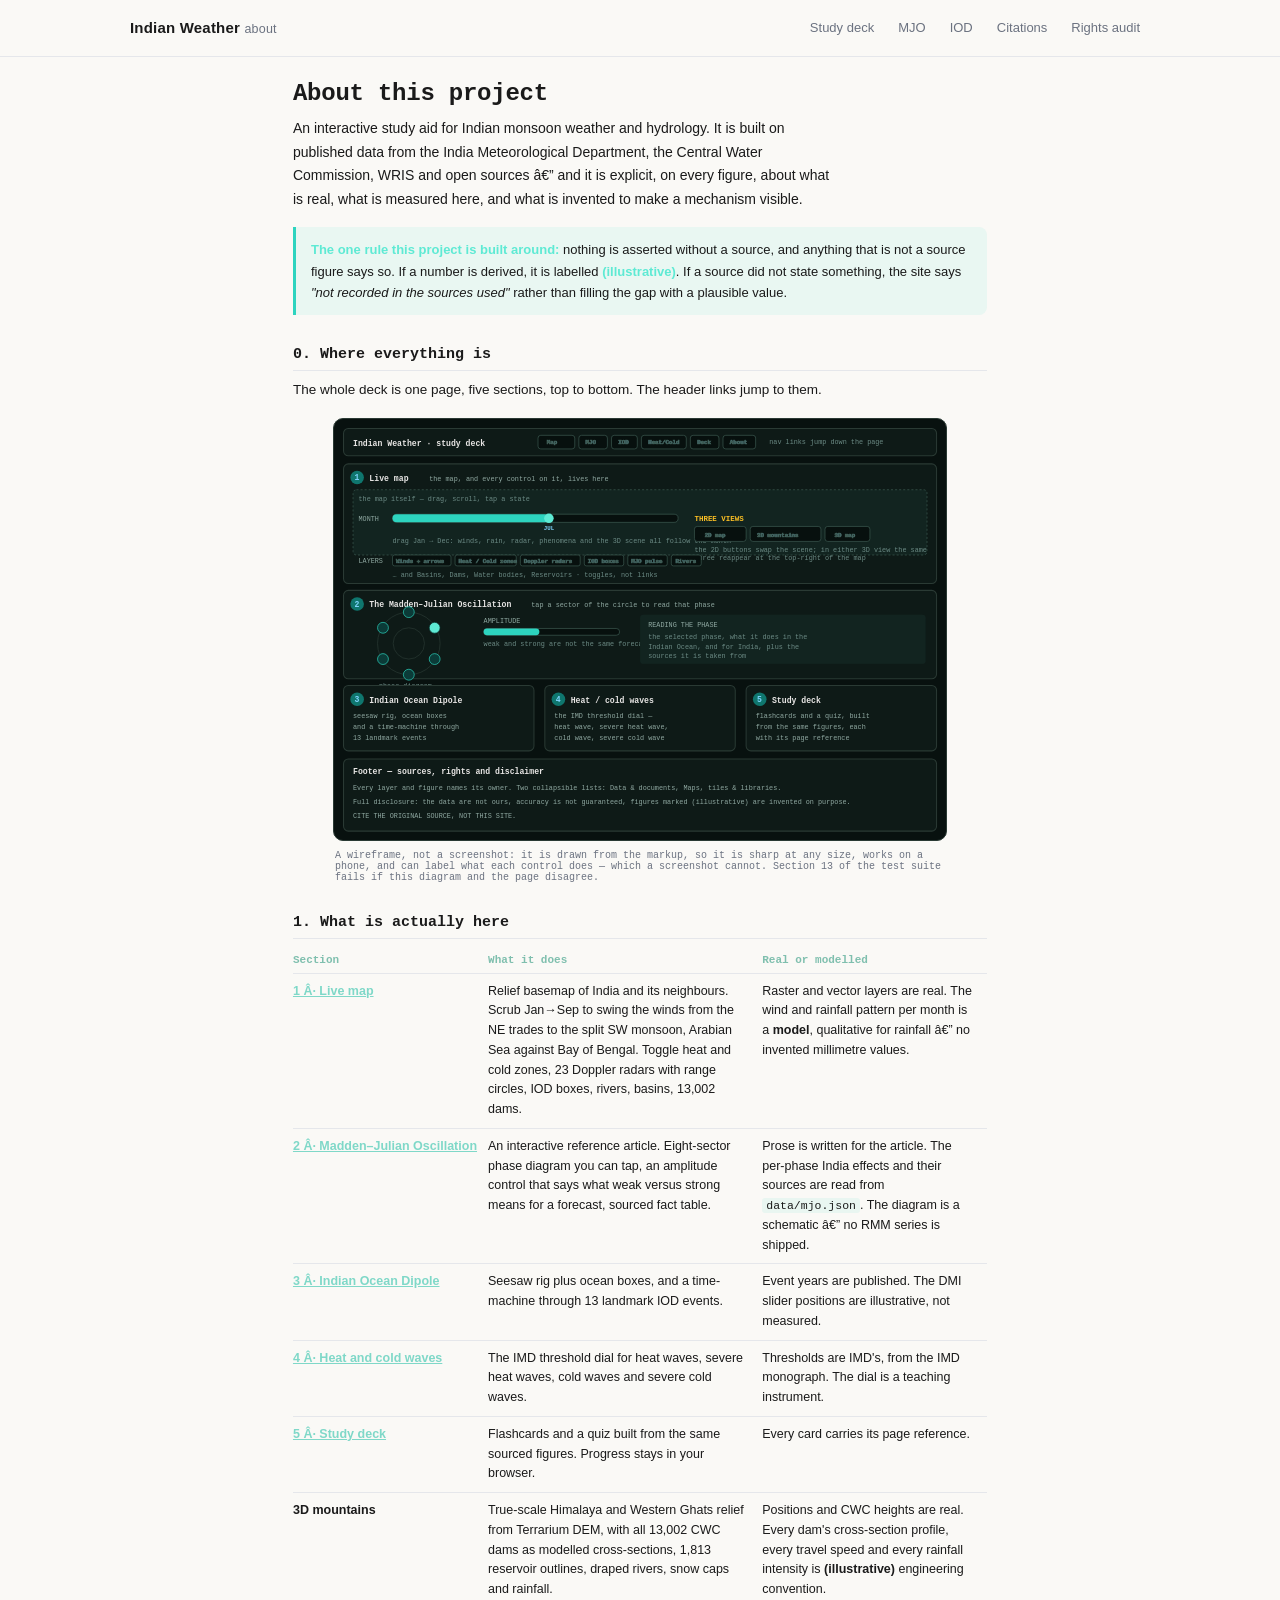
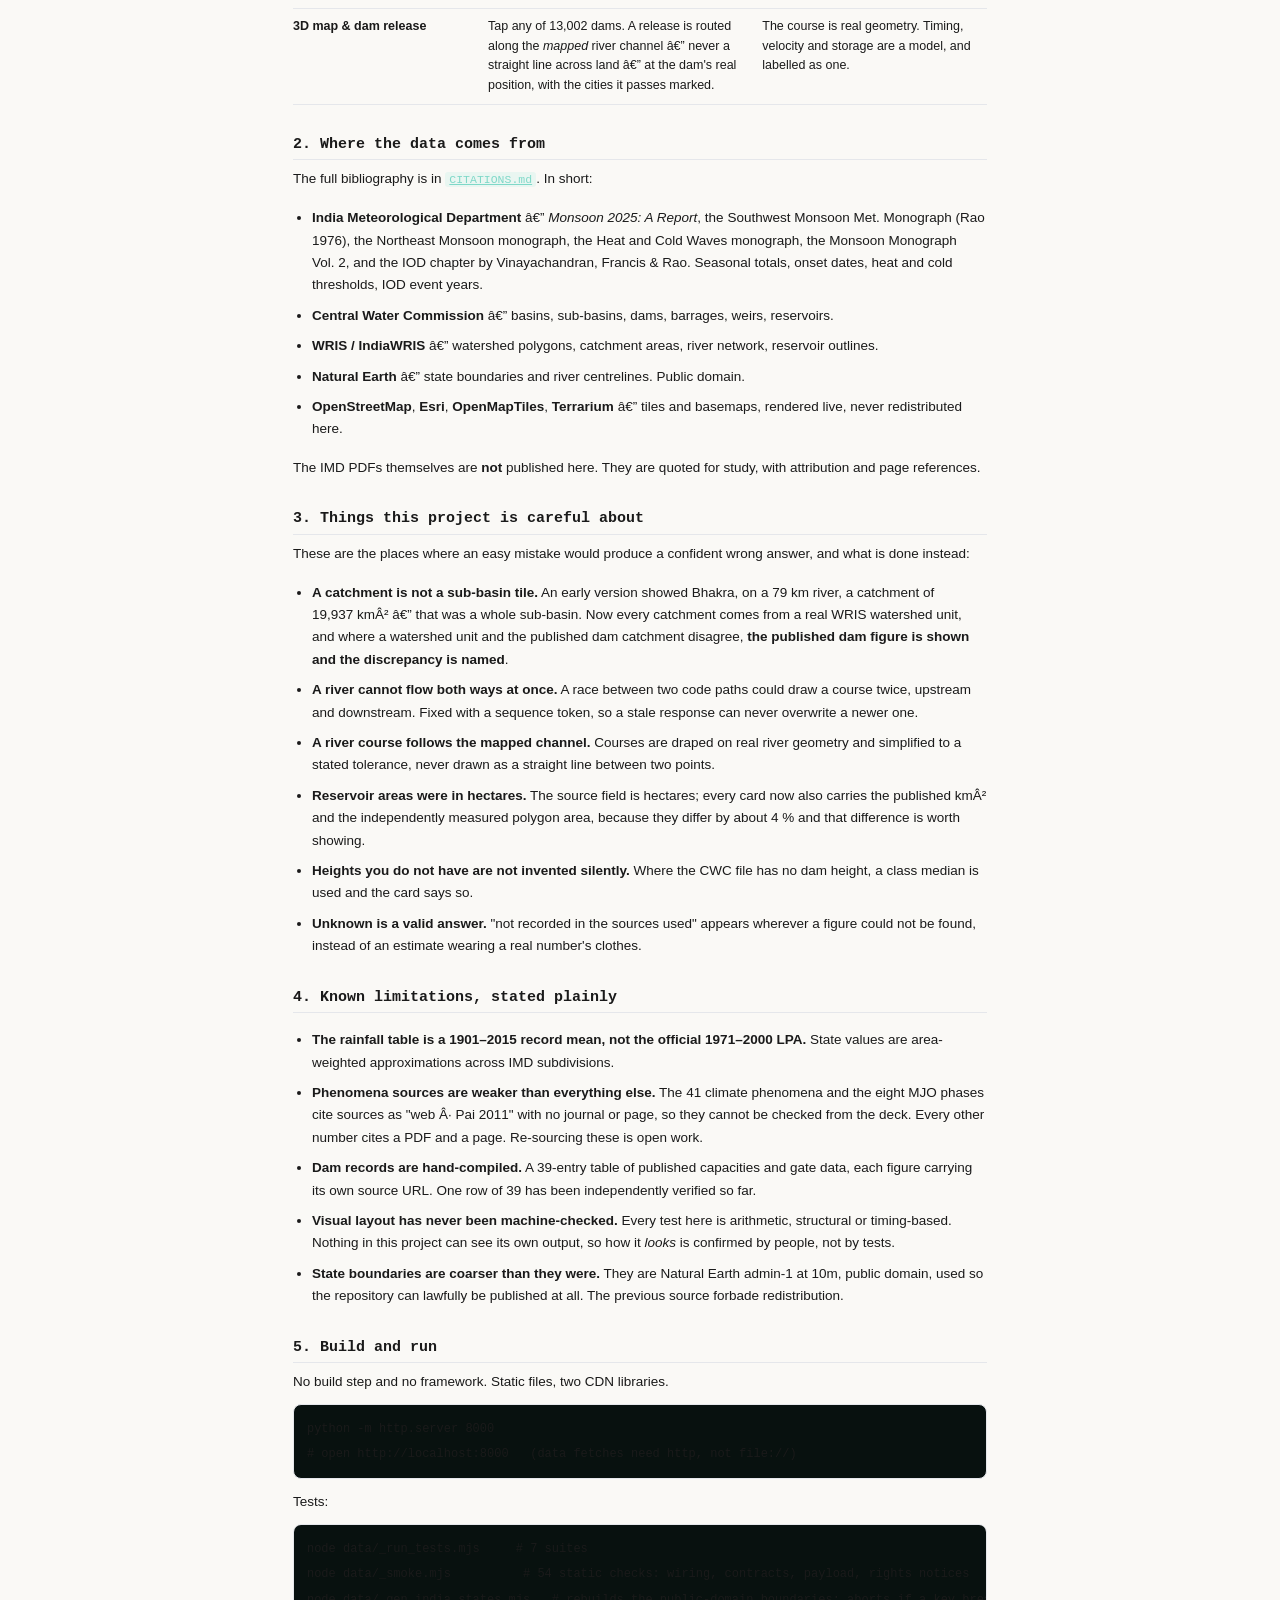
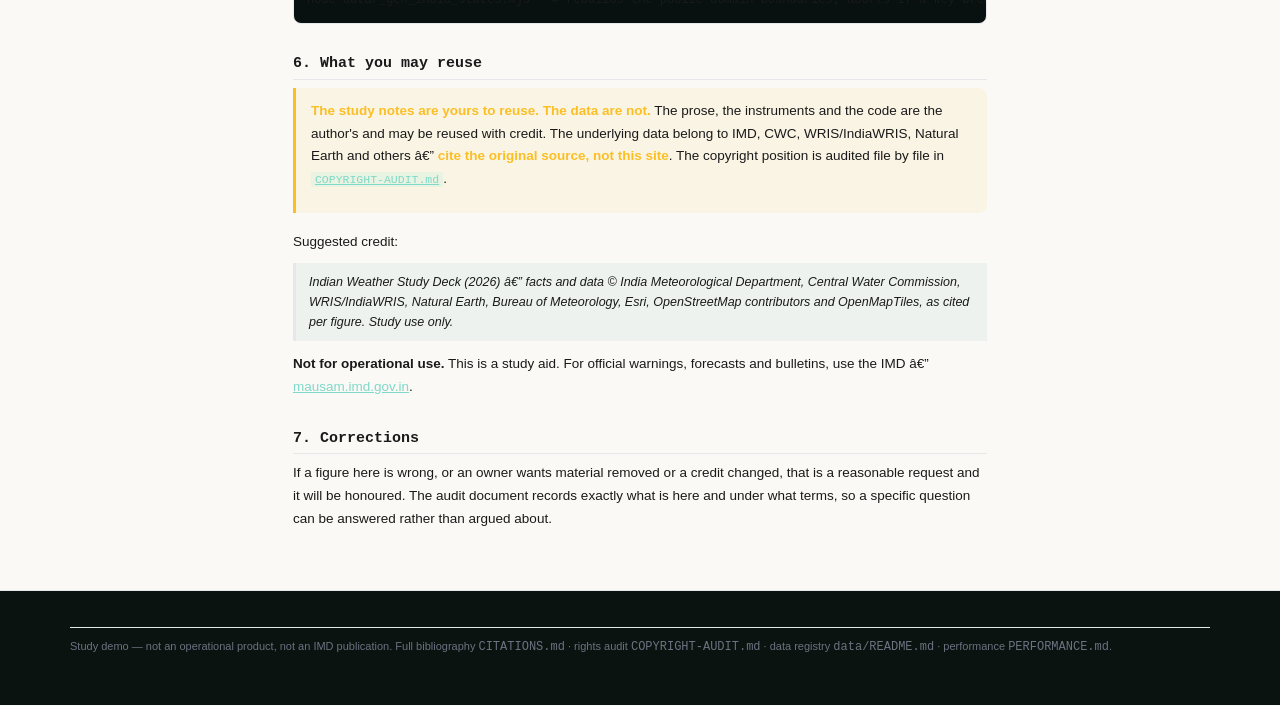
<file: about.html>
<!doctype html>
<html lang="en">
<head>
<meta charset="utf-8">
<meta name="viewport" content="width=device-width,initial-scale=1">
<title>About this project â€” Indian Weather Study Deck</title>
<meta name="description" content="What the Indian Weather Study Deck is, where every number comes from, how it is built, what is real and what is illustrative, and what you may reuse. Read this before trusting anything on the site.">
<meta name="robots" content="index,follow">
<link rel="canonical" href="https://rahulvs26.github.io/Indian-weather/about.html">
<meta property="og:type" content="article">
<meta property="og:title" content="About â€” Indian Weather Study Deck">
<meta property="og:description" content="Every figure cites a source. Real geography, real river courses, real dams. Derived values are labelled. Study use only.">
<meta property="og:url" content="https://rahulvs26.github.io/Indian-weather/about.html">
<meta property="og:site_name" content="Indian Weather Study Deck">
<meta name="twitter:card" content="summary">
<meta name="twitter:title" content="About â€” Indian Weather Study Deck">
<meta name="twitter:description" content="Every figure cites a source. Real geography, real river courses, real dams. Derived values are labelled. Study use only.">
<link rel="stylesheet" href="styles.css?v=7.23h">
</head>
<body class="about">
<header class="top"><div class="wrap">
<div class="brand"><a href="index.html" style="color:inherit;text-decoration:none">Indian Weather</a> <small>about</small></div>
<nav aria-label="Sections"><a href="index.html">Study deck</a><a href="index.html#mjo">MJO</a><a href="index.html#iod">IOD</a><a href="https://github.com/rahulvs26/Indian-weather/blob/main/CITATIONS.md">Citations</a><a href="https://github.com/rahulvs26/Indian-weather/blob/main/COPYRIGHT-AUDIT.md">Rights audit</a></nav>
</div></header>

<main class="wrap doc">
<h1>About this project</h1>
<p class="lead">An interactive study aid for Indian monsoon weather and hydrology. It is built on
published data from the India Meteorological Department, the Central Water Commission, WRIS and
open sources â€” and it is explicit, on every figure, about what is real, what is measured here, and
what is invented to make a mechanism visible.</p>

<div class="callout">
<b>The one rule this project is built around:</b> nothing is asserted without a source, and anything
that is not a source figure says so. If a number is derived, it is labelled
<b>(illustrative)</b>. If a source did not state something, the site says <i>"not recorded in the
sources used"</i> rather than filling the gap with a plausible value.
</div>

<h2>0. Where everything is</h2>
<p>The whole deck is one page, five sections, top to bottom. The header links jump to them.</p>
<figure class="wire">
<svg viewBox="0 0 900 620" role="img" aria-labelledby="wireT wireD"
     style="width:100%;height:auto;display:block;background:#08110f;border:1px solid #2a3a34;border-radius:10px">
<title id="wireT">Wireframe of the Indian Weather Study Deck, showing where every control is</title>
<desc id="wireD">Five numbered sections down the page. A header with navigation at the top. Section 1
holds the live map with a month slider, fourteen layer chips and three view buttons. Section 2 holds
the Madden-Julian Oscillation article with a tap-to-read phase diagram. Sections 3, 4 and 5 hold the
Indian Ocean Dipole rig, the heat and cold wave dial, and the flashcard deck. A footer carries the
sources and the disclaimer.</desc>

<defs>
  <style>
    .wb{fill:#0e1a17;stroke:#2a3a34;stroke-width:1.5}
    .wf{fill:#122420}
    .wl{stroke:#3d5a52;stroke-width:1;stroke-dasharray:3 3}
    .wt{fill:#E7E5E4;font:600 12px ui-monospace,monospace}
    .ws{fill:#8FA8A1;font:400 10px ui-monospace,monospace}
    .wn{fill:#7FD3FC;font:700 12px ui-monospace,monospace}
    .wc{fill:#07100e;stroke:#3d5a52}
    .wa{fill:#7FD3FC;font:600 8.5px ui-monospace,monospace}
    .wh{fill:#FBBF24;font:700 11px ui-monospace,monospace}
    .cap{fill:#6b8a84;font:400 10px ui-monospace,monospace}
  </style>
</defs>

<!-- header -->
<rect class="wb" x="14" y="14" width="872" height="40" rx="7"/>
<text class="wt" x="28" y="39">Indian Weather · study deck</text>
<g class="wc"><rect x="300" y="24" width="54" height="20" rx="4"/><text class="wa" x="313" y="37">Map</text></g>
<g class="wc"><rect x="360" y="24" width="42" height="20" rx="4"/><text class="wa" x="370" y="37">MJO</text></g>
<g class="wc"><rect x="408" y="24" width="38" height="20" rx="4"/><text class="wa" x="418" y="37">IOD</text></g>
<g class="wc"><rect x="452" y="24" width="66" height="20" rx="4"/><text class="wa" x="462" y="37">Heat/Cold</text></g>
<g class="wc"><rect x="524" y="24" width="42" height="20" rx="4"/><text class="wa" x="534" y="37">Deck</text></g>
<g class="wc"><rect x="572" y="24" width="48" height="20" rx="4"/><text class="wa" x="582" y="37">About</text></g>
<text class="cap" x="640" y="37">nav links jump down the page</text>

<!-- section 1 -->
<rect class="wb" x="14" y="66" width="872" height="176" rx="7"/>
<circle cx="34" cy="86" r="10" fill="#0F766E"/><text class="wn" x="30" y="90">1</text>
<text class="wt" x="52" y="91">Live map</text>
<text class="ws" x="140" y="91">the map, and every control on it, lives here</text>

<rect class="wf wl" x="28" y="104" width="844" height="96" rx="5"/>
<text class="cap" x="36" y="120">the map itself — drag, scroll, tap a state</text>

<!-- month slider -->
<text class="ws" x="36" y="150">MONTH</text>
<rect class="wc" x="86" y="140" width="420" height="12" rx="6"/>
<rect x="86" y="140" width="230" height="12" rx="6" fill="#2DD4BF"/>
<circle cx="316" cy="146" r="7" fill="#5EEAD4"/>
<text class="wa" x="316" y="163" text-anchor="middle">JUL</text>
<text class="cap" x="86" y="182">drag Jan → Dec: winds, rain, radar, phenomena and the 3D scene all follow the month</text>

<!-- three view buttons -->
<text class="wh" x="530" y="150">THREE VIEWS</text>
<g class="wc"><rect x="530" y="158" width="76" height="22" rx="4"/><text class="wa" x="545" y="173">2D map</text></g>
<g class="wc"><rect x="612" y="158" width="104" height="22" rx="4"/><text class="wa" x="622" y="173">3D mountains</text></g>
<g class="wc"><rect x="722" y="158" width="66" height="22" rx="4"/><text class="wa" x="736" y="173">3D map</text></g>
<text class="cap" x="530" y="196">the 2D buttons swap the scene; in either 3D view the same</text>
<text class="cap" x="530" y="208">three reappear at the top-right of the map</text>

<!-- layer chips -->
<text class="ws" x="36" y="212">LAYERS</text>
<g class="wc"><rect x="86" y="200" width="86" height="16" rx="3"/><text class="wa" x="91" y="212">Winds + arrows</text></g>
<g class="wc"><rect x="178" y="200" width="90" height="16" rx="3"/><text class="wa" x="183" y="212">Heat / Cold zones</text></g>
<g class="wc"><rect x="274" y="200" width="88" height="16" rx="3"/><text class="wa" x="279" y="212">Doppler radars</text></g>
<g class="wc"><rect x="368" y="200" width="58" height="16" rx="3"/><text class="wa" x="373" y="212">IOD boxes</text></g>
<g class="wc"><rect x="432" y="200" width="58" height="16" rx="3"/><text class="wa" x="437" y="212">MJO pulse</text></g>
<g class="wc"><rect x="496" y="200" width="44" height="16" rx="3"/><text class="wa" x="502" y="212">Rivers</text></g>
<text class="cap" x="86" y="232">… and Basins, Dams, Water bodies, Reservoirs · toggles, not links</text>

<!-- section 2 -->
<rect class="wb" x="14" y="252" width="872" height="130" rx="7"/>
<circle cx="34" cy="272" r="10" fill="#0F766E"/><text class="wn" x="30" y="276">2</text>
<text class="wt" x="52" y="277">The Madden–Julian Oscillation</text>
<text class="ws" x="290" y="277">tap a sector of the circle to read that phase</text>

<circle cx="110" cy="330" r="46" fill="none" stroke="#2a3a34"/>
<circle cx="110" cy="330" r="23" fill="none" stroke="#2a3a34"/>
<circle cx="110" cy="284" r="8" fill="#0b3b38" stroke="#2DD4BF"/>
<circle cx="148" cy="307" r="8" fill="#5EEAD4" stroke="#062b28"/>
<circle cx="148" cy="353" r="8" fill="#0b3b38" stroke="#2DD4BF"/>
<circle cx="110" cy="376" r="8" fill="#0b3b38" stroke="#2DD4BF"/>
<circle cx="72" cy="353" r="8" fill="#0b3b38" stroke="#2DD4BF"/>
<circle cx="72" cy="307" r="8" fill="#0b3b38" stroke="#2DD4BF"/>
<text class="cap" x="66" y="396">phase diagram</text>

<text class="ws" x="220" y="300">AMPLITUDE</text>
<rect class="wc" x="220" y="308" width="200" height="10" rx="5"/>
<rect x="220" y="308" width="82" height="10" rx="5" fill="#2DD4BF"/>
<text class="cap" x="220" y="334">weak and strong are not the same forecast</text>

<rect class="wf" x="450" y="288" width="420" height="72" rx="5"/>
<text class="ws" x="462" y="306">READING THE PHASE</text>
<text class="cap" x="462" y="324">the selected phase, what it does in the</text>
<text class="cap" x="462" y="338">Indian Ocean, and for India, plus the</text>
<text class="cap" x="462" y="352">sources it is taken from</text>

<!-- sections 3-5 -->
<rect class="wb" x="14" y="392" width="280" height="96" rx="7"/>
<circle cx="34" cy="412" r="10" fill="#0F766E"/><text class="wn" x="30" y="416">3</text>
<text class="wt" x="52" y="417">Indian Ocean Dipole</text>
<text class="ws" x="28" y="440">seesaw rig, ocean boxes</text>
<text class="ws" x="28" y="456">and a time-machine through</text>
<text class="ws" x="28" y="472">13 landmark events</text>

<rect class="wb" x="310" y="392" width="280" height="96" rx="7"/>
<circle cx="330" cy="412" r="10" fill="#0F766E"/><text class="wn" x="326" y="416">4</text>
<text class="wt" x="348" y="417">Heat / cold waves</text>
<text class="ws" x="324" y="440">the IMD threshold dial —</text>
<text class="ws" x="324" y="456">heat wave, severe heat wave,</text>
<text class="ws" x="324" y="472">cold wave, severe cold wave</text>

<rect class="wb" x="606" y="392" width="280" height="96" rx="7"/>
<circle cx="626" cy="412" r="10" fill="#0F766E"/><text class="wn" x="622" y="416">5</text>
<text class="wt" x="644" y="417">Study deck</text>
<text class="ws" x="620" y="440">flashcards and a quiz, built</text>
<text class="ws" x="620" y="456">from the same figures, each</text>
<text class="ws" x="620" y="472">with its page reference</text>

<!-- footer -->
<rect class="wb" x="14" y="500" width="872" height="106" rx="7"/>
<text class="wt" x="28" y="522">Footer — sources, rights and disclaimer</text>
<text class="ws" x="28" y="546">Every layer and figure names its owner. Two collapsible lists: Data &amp; documents, Maps, tiles &amp; libraries.</text>
<text class="ws" x="28" y="566">Full disclosure: the data are not ours, accuracy is not guaranteed, figures marked (illustrative) are invented on purpose.</text>
<text class="ws" x="28" y="586">CITE THE ORIGINAL SOURCE, NOT THIS SITE.</text>
</svg>
<figcaption class="cap" style="margin-top:9px">A wireframe, not a screenshot: it is drawn from the
markup, so it is sharp at any size, works on a phone, and can label what each control does — which a
screenshot cannot. Section 13 of the test suite fails if this diagram and the page disagree.</figcaption>
</figure>
<h2>1. What is actually here</h2>
<table class="tbl">
<thead><tr><th>Section</th><th>What it does</th><th>Real or modelled</th></tr></thead>
<tbody>
<tr><td><a href="index.html#map">1 Â· Live map</a></td>
    <td>Relief basemap of India and its neighbours. Scrub Jan&rarr;Sep to swing the winds from the
        NE trades to the split SW monsoon, Arabian Sea against Bay of Bengal. Toggle heat and cold
        zones, 23 Doppler radars with range circles, IOD boxes, rivers, basins, 13,002 dams.</td>
    <td>Raster and vector layers are real. The wind and rainfall pattern per month is a
        <b>model</b>, qualitative for rainfall â€” no invented millimetre values.</td></tr>
<tr><td><a href="index.html#mjo">2 Â· Madden&ndash;Julian Oscillation</a></td>
    <td>An interactive reference article. Eight-sector phase diagram you can tap, an amplitude
        control that says what weak versus strong means for a forecast, sourced fact table.</td>
    <td>Prose is written for the article. The per-phase India effects and their sources are read
        from <code>data/mjo.json</code>. The diagram is a schematic â€” no RMM series is shipped.</td></tr>
<tr><td><a href="index.html#iod">3 Â· Indian Ocean Dipole</a></td>
    <td>Seesaw rig plus ocean boxes, and a time-machine through 13 landmark IOD events.</td>
    <td>Event years are published. The DMI slider positions are illustrative, not measured.</td></tr>
<tr><td><a href="index.html#heat">4 Â· Heat and cold waves</a></td>
    <td>The IMD threshold dial for heat waves, severe heat waves, cold waves and severe cold waves.</td>
    <td>Thresholds are IMD's, from the IMD monograph. The dial is a teaching instrument.</td></tr>
<tr><td><a href="index.html#deck">5 Â· Study deck</a></td>
    <td>Flashcards and a quiz built from the same sourced figures. Progress stays in your browser.</td>
    <td>Every card carries its page reference.</td></tr>
<tr><td>3D mountains</td>
    <td>True-scale Himalaya and Western Ghats relief from Terrarium DEM, with all 13,002 CWC dams as
        modelled cross-sections, 1,813 reservoir outlines, draped rivers, snow caps and rainfall.</td>
    <td>Positions and CWC heights are real. Every dam's cross-section profile, every travel speed and
        every rainfall intensity is <b>(illustrative)</b> engineering convention.</td></tr>
<tr><td>3D map &amp; dam release</td>
    <td>Tap any of 13,002 dams. A release is routed along the <i>mapped</i> river channel â€” never a
        straight line across land â€” at the dam's real position, with the cities it passes marked.</td>
    <td>The course is real geometry. Timing, velocity and storage are a model, and labelled as one.</td></tr>
</tbody>
</table>

<h2>2. Where the data comes from</h2>
<p>The full bibliography is in <a href="https://github.com/rahulvs26/Indian-weather/blob/main/CITATIONS.md"><code>CITATIONS.md</code></a>. In short:</p>
<ul>
  <li><b>India Meteorological Department</b> â€” <i>Monsoon 2025: A Report</i>, the Southwest Monsoon
      Met. Monograph (Rao 1976), the Northeast Monsoon monograph, the Heat and Cold Waves
      monograph, the Monsoon Monograph Vol.&nbsp;2, and the IOD chapter by Vinayachandran, Francis
      &amp; Rao. Seasonal totals, onset dates, heat and cold thresholds, IOD event years.</li>
  <li><b>Central Water Commission</b> â€” basins, sub-basins, dams, barrages, weirs, reservoirs.</li>
  <li><b>WRIS / IndiaWRIS</b> â€” watershed polygons, catchment areas, river network, reservoir
      outlines.</li>
  <li><b>Natural Earth</b> â€” state boundaries and river centrelines. Public domain.</li>
  <li><b>OpenStreetMap</b>, <b>Esri</b>, <b>OpenMapTiles</b>, <b>Terrarium</b> â€” tiles and basemaps,
      rendered live, never redistributed here.</li>
</ul>
<p>The IMD PDFs themselves are <b>not</b> published here. They are quoted for study, with attribution
and page references.</p>

<h2>3. Things this project is careful about</h2>
<p>These are the places where an easy mistake would produce a confident wrong answer, and what is done
instead:</p>
<ul>
  <li><b>A catchment is not a sub-basin tile.</b> An early version showed Bhakra, on a 79&nbsp;km
      river, a catchment of 19,937&nbsp;kmÂ² â€” that was a whole sub-basin. Now every catchment comes
      from a real WRIS watershed unit, and where a watershed unit and the published dam catchment
      disagree, <b>the published dam figure is shown and the discrepancy is named</b>.</li>
  <li><b>A river cannot flow both ways at once.</b> A race between two code paths could draw a
      course twice, upstream and downstream. Fixed with a sequence token, so a stale response can
      never overwrite a newer one.</li>
  <li><b>A river course follows the mapped channel.</b> Courses are draped on real river geometry and
      simplified to a stated tolerance, never drawn as a straight line between two points.</li>
  <li><b>Reservoir areas were in hectares.</b> The source field is hectares; every card now also
      carries the published kmÂ² and the independently measured polygon area, because they differ by
      about 4&nbsp;% and that difference is worth showing.</li>
  <li><b>Heights you do not have are not invented silently.</b> Where the CWC file has no dam height,
      a class median is used and the card says so.</li>
  <li><b>Unknown is a valid answer.</b> "not recorded in the sources used" appears wherever a figure
      could not be found, instead of an estimate wearing a real number's clothes.</li>
</ul>

<h2>4. Known limitations, stated plainly</h2>
<ul>
  <li><b>The rainfall table is a 1901&ndash;2015 record mean, not the official 1971&ndash;2000 LPA.</b>
      State values are area-weighted approximations across IMD subdivisions.</li>
  <li><b>Phenomena sources are weaker than everything else.</b> The 41 climate phenomena and the eight
      MJO phases cite sources as "web Â· Pai 2011" with no journal or page, so they cannot be checked
      from the deck. Every other number cites a PDF and a page. Re-sourcing these is open work.</li>
  <li><b>Dam records are hand-compiled.</b> A 39-entry table of published capacities and gate data,
      each figure carrying its own source URL. One row of 39 has been independently verified so far.</li>
  <li><b>Visual layout has never been machine-checked.</b> Every test here is arithmetic, structural
      or timing-based. Nothing in this project can see its own output, so how it <i>looks</i> is
      confirmed by people, not by tests.</li>
  <li><b>State boundaries are coarser than they were.</b> They are Natural Earth admin-1 at 10m,
      public domain, used so the repository can lawfully be published at all. The previous source
      forbade redistribution.</li>
</ul>

<h2>5. Build and run</h2>
<p>No build step and no framework. Static files, two CDN libraries.</p>
<pre><code>python -m http.server 8000
# open http://localhost:8000   (data fetches need http, not file://)</code></pre>
<p>Tests:</p>
<pre><code>node data/_run_tests.mjs     # 7 suites
node data/_smoke.mjs          # 54 static checks: wiring, contracts, payload, rights notices
node data/_gen_india_states.mjs   # rebuilds the public-domain boundaries; aborts if a key breaks</code></pre>

<h2>6. What you may reuse</h2>
<div class="callout warn">
<p><b>The study notes are yours to reuse. The data are not.</b> The prose, the instruments and the
code are the author's and may be reused with credit. The underlying data belong to IMD, CWC,
WRIS/IndiaWRIS, Natural Earth and others â€” <b>cite the original source, not this site</b>. The
copyright position is audited file by file in <a href="https://github.com/rahulvs26/Indian-weather/blob/main/COPYRIGHT-AUDIT.md"><code>COPYRIGHT-AUDIT.md</code></a>.</p>
</div>
<p>Suggested credit:</p>
<blockquote>Indian Weather Study Deck (2026) â€” facts and data &copy; India Meteorological
Department, Central Water Commission, WRIS/IndiaWRIS, Natural Earth, Bureau of Meteorology, Esri,
OpenStreetMap contributors and OpenMapTiles, as cited per figure. Study use only.</blockquote>
<p><b>Not for operational use.</b> This is a study aid. For official warnings, forecasts and
bulletins, use the IMD â€” <a href="https://mausam.imd.gov.in" rel="noopener">mausam.imd.gov.in</a>.</p>

<h2>7. Corrections</h2>
<p>If a figure here is wrong, or an owner wants material removed or a credit changed, that is a
reasonable request and it will be honoured. The audit document records exactly what is here and under
what terms, so a specific question can be answered rather than argued about.</p>

</main>

<footer><div class="wrap">
<p class="discFine">Study demo &mdash; not an operational product, not an IMD publication.
Full bibliography <code>CITATIONS.md</code> &middot; rights audit <code>COPYRIGHT-AUDIT.md</code>
&middot; data registry <code>data/README.md</code> &middot; performance <code>PERFORMANCE.md</code>.</p>
</div></footer>
</body>
</html>
</file>
<file: styles.css>
:root{--paper:#FAF9F6;--ink:#1A1A1A;--muted:#6B7280;--line:#E5E7EB;--accent:#0F766E;--accent-ink:#0B4F4A;--card:#FFFFFF;--radius:8px;--mono:ui-monospace,SFMono-Regular,Menlo,Consolas,monospace}
*{box-sizing:border-box}html{scroll-behavior:smooth}
body{margin:0;background:var(--paper);color:var(--ink);font:16px/1.6 -apple-system,BlinkMacSystemFont,"Segoe UI",Inter,Roboto,Helvetica,Arial,sans-serif;-webkit-font-smoothing:antialiased}
a{color:var(--accent-ink)}
.wrap{max-width:1060px;margin:0 auto;padding:0 20px}
header.top{position:sticky;top:0;z-index:10;background:var(--paper);border-bottom:1px solid var(--line)}
header.top .wrap{display:flex;align-items:center;gap:16px;height:56px}
.brand{font-weight:700;letter-spacing:.2px;font-size:15px}
.brand small{color:var(--muted);font-weight:400}
nav{margin-left:auto;display:flex;gap:4px;flex-wrap:wrap}
nav a{font-size:13px;color:var(--muted);text-decoration:none;padding:6px 10px;border-radius:6px}
nav a:hover,nav a:focus-visible{color:var(--ink);background:#EFEDE8;outline:none}
.hero{padding:48px 0 8px}
.hero h1{font-size:clamp(28px,4.5vw,44px);line-height:1.12;margin:0 0 10px;letter-spacing:-.5px}
.hero p.lead{color:var(--muted);max-width:62ch;margin:0 0 16px;font-size:17px}
.badges{display:flex;gap:8px;flex-wrap:wrap;margin:0 0 8px}
.badge{font-size:12px;border:1px solid var(--line);background:var(--card);border-radius:99px;padding:4px 10px;color:var(--muted)}
.badge b{color:var(--ink);font-weight:600}
section.block{padding:32px 0;border-top:1px solid var(--line);margin-top:32px}
section.block h2{font-size:22px;margin:0 0 4px}
section.block .sub{color:var(--muted);font-size:14px;margin:0 0 16px;max-width:70ch}
.card{background:var(--card);border:1px solid var(--line);border-radius:var(--radius);overflow:hidden}
.card-head{display:flex;justify-content:space-between;align-items:center;padding:10px 14px;border-bottom:1px solid var(--line);font-size:12px;color:var(--muted)}
.card-head strong{color:var(--ink);font-weight:600}
.card-foot{display:flex;justify-content:space-between;gap:12px;padding:10px 14px;border-top:1px solid var(--line);font-size:12px;color:var(--muted);flex-wrap:wrap}
.readout{font-family:var(--mono);color:var(--ink)}
.stage{position:relative;background:#F4F2ED}
#plotterSvg,#seesawSvg,#dialSvg,#wheelSvg,#mjoSvg,#graphSvg{display:block;width:100%;height:auto}
/* Leaflet owns its own SVGs — our figure rule must never touch them (it collapsed the vector renderer) */
#osmMap svg{width:auto!important;height:auto!important;max-width:none!important}
#osmMap .leaflet-div-icon{background:none;border:none}
#mjoShuttle{transition:transform .85s cubic-bezier(.4,0,.2,1)}
#mjoShuttle .halo{animation:halo 2.4s ease-in-out infinite}
@keyframes halo{0%,100%{opacity:.2}50%{opacity:.9}}
#mjoShuttle .wake{animation:wake 1.1s linear infinite}
@keyframes wake{to{stroke-dashoffset:-14}}
#terrainWrap{position:absolute;inset:0;display:none;background:#0e1513}
.stage.terrain-on #terrainWrap{display:block}
.stage.terrain-on{height:420px}
.stage.terrain-on #osmMap,.stage.terrain-on #windCanvas{display:none}
#terrain3d{width:100%;height:420px;display:block;touch-action:none;cursor:grab}
/* v7.5 third view: true-scale 3D map — MapLibre GL JS + OpenFreeMap vector tiles + Mapterhorn DEM (keyless; library loads on first use) */
#map3d{position:absolute;inset:0;height:420px;display:none;background:#0e1513;z-index:3}
.stage.map3d-on{height:420px}
.stage.map3d-on #map3d{display:block}
.stage.map3d-on #osmMap,.stage.map3d-on #windCanvas,.stage.map3d-on #terrainWrap{display:none}
#map3dCap{display:none;position:absolute;left:50%;transform:translateX(-50%);bottom:8px;color:#fff;font-size:12px;text-shadow:0 1px 3px #000;max-width:92%;white-space:nowrap;overflow:hidden;text-overflow:ellipsis;pointer-events:none;z-index:9}
.stage.map3d-on #map3dCap{display:block}
/* v7.14 full screen: the whole stage (map + dam card + caption) goes full screen, so the release
   controls stay reachable without scrolling back */
.m3tools{position:absolute;right:8px;top:8px;z-index:9;display:none;gap:6px;align-items:center}
/* v7.21: the only way back out of the 3D map used to be a button in the 2D map's own control bar,
   which is hidden while the 3D map is showing — so there was no way back. The switch now lives in
   the stage it controls. */
.m3view{display:flex;gap:4px;background:rgba(10,15,13,.82);border:1px solid #2a3a34;border-radius:6px;padding:2px}
.m3viewb{border-color:transparent;background:transparent;padding:3px 7px;font-size:10.5px;color:#B9C9C3}
.m3viewb:hover{background:rgba(15,118,110,.5);color:#fff}
.m3viewb.on{background:rgba(15,118,110,.5);border-color:#2DD4BF;color:#fff}
/* v7.27: the view switch was shown ONLY in the 3D map, so in the 3D mountains there was exactly one
   control - the button in the 2D map's own bar, which reads "2D map" and takes you back. That left
   the 3D map unreachable from the mountains: the same one-way-door problem v7.21 fixed for the map,
   then reintroduced one view over. app.js already sets the correct .on state for each button in
   both views; only the visibility rule was missing.

   They do not collide: .t3hud is left:8px with max-width:72%, and this strip sits at right:8px. */
.stage.map3d-on .m3tools,.stage.terrain-on .m3tools{display:flex}
/* v7.27: the switch now appears in the mountains view, stacked VERTICALLY at the top-right.

   Measured, after trying three arrangements:
     1. top-right, horizontal - 428 px wide against 256 px of clear space beside the .t3hud strip,
        so it overlapped it by about 180 px, with zoom and relief sitting under an invisible layer.
     2. narrowing .t3hud to stop short - the HUD has flex-wrap, so it wrapped and pushed spin,
        relief and help below the fold. elementFromPoint at their centres returned null. Trading an
        overlap for three unreachable controls is worse than either problem.
     3. bottom-right - the stage's bottom edge is at y=1055 in a 700 px viewport, so the whole
        strip landed below the fold. Bottom-left is the long caption (#terrainCap).

   A vertical column of five buttons is about 150 px wide and 130 px tall, which fits the 256 px of
   clear space and the HUD's 78 px height. Same top edge, no collision, nothing squeezed.

   Worth knowing while reading this: the six HUD buttons are ~712 px on their own, so they wrap to a
   second line inside the 679 px HUD, and "? How to move" therefore sits partly below the fold at
   this viewport height. That predates this change. */
.stage.terrain-on .m3tools{flex-direction:column;align-items:stretch}
.stage.terrain-on .m3tools .m3view{flex-direction:column}
/* v7.27: the six HUD buttons need about 712px on one line, but the HUD was capped at 72% (679px),
   so How-to-move wrapped to a second row. The help box is positioned at a fixed top:52px, which
   assumed a single row - so once the button wrapped, the OPEN help box landed on top of its own
   toggle. Not cosmetic: the box says Tap ? to close, and the ? it meant was covered.
   76% of the 943px stage is 717px, just over what the buttons need, and still leaves about 20px
   of clear space before the switch strip at the right. */
.stage.terrain-on .t3hud{max-width:76%}
@media (max-width:700px){
  .stage.terrain-on .m3tools .m3view{flex-direction:row}
  .stage.terrain-on .m3tools{flex-direction:row;flex-wrap:wrap}
}
.m3b{font:600 11px ui-monospace,monospace;color:#E7E5E4;background:rgba(10,15,13,.82);border:1px solid #2a3a34;border-radius:6px;padding:4px 9px;cursor:pointer}
.m3b:hover{background:rgba(15,118,110,.55);border-color:#2DD4BF}
.m3b:focus-visible{outline:2px solid #5EEAD4;outline-offset:2px}
/* v7.22x section 2: the MJO reference article, replacing the monsoon plotter. Two columns on a wide
   screen, one on a phone, with the phase diagram at the width it is actually legible at. */
.mjoArticle{margin:10px 0 4px}
.mjoLead{max-width:78ch;font-size:13.5px;line-height:1.62;color:var(--ink2)}
.mjoLead p{margin:0 0 9px}
.mjoLead b{color:var(--ink)}
.mjoCols{display:grid;grid-template-columns:minmax(0,360px) minmax(0,1fr);gap:16px;margin-top:14px;align-items:start}
@media (max-width:860px){.mjoCols{grid-template-columns:1fr}}
.mjoDiagram{min-width:0}
.mjoDiagram svg{width:100%;height:auto;display:block;background:#08110f;border:1px solid var(--line);border-radius:10px}
.mjoSec{cursor:pointer}
.mjoSec:hover circle{stroke:#5EEAD4}
.mjoSec:focus-visible{outline:2px solid #5EEAD4;outline-offset:2px}
.mjoAmp{margin-top:9px}
.mjoAmp label{display:flex;align-items:center;gap:8px;font:600 11px ui-monospace,monospace;color:var(--ink)}
.mjoAmp input{flex:1;min-width:0;accent-color:#2DD4BF}
.mjoAmpNote{margin-top:6px;padding:7px 9px;border-radius:7px;background:rgba(15,118,110,.10);
  font:500 11px/1.55 ui-monospace,monospace;color:var(--ink2)}
.mjoAmpNote b{color:#5EEAD4}
.mjoRead{min-width:0}
.mjoRead h3{margin:2px 0 6px;font:700 15px/1.3 ui-monospace,monospace;color:var(--ink)}
.mjoRead p{margin:0 0 9px;font-size:13px;line-height:1.6;color:var(--ink2)}
.mjoIndia{padding:8px 10px;border-left:3px solid #2DD4BF;background:rgba(45,212,191,.07);
  border-radius:0 7px 7px 0;color:var(--ink)}
.mjoIndia b{color:#5EEAD4}
.mjoFacts{width:100%;border-collapse:collapse;margin-top:10px;font-size:11.5px}
.mjoFacts th{text-align:left;vertical-align:top;padding:5px 10px 5px 0;white-space:nowrap;
  font:600 11px ui-monospace,monospace;color:#7fbfae}
.mjoFacts td{padding:5px 0;border-top:1px solid var(--line);color:var(--ink2);line-height:1.5}
.mjoSrc{margin-top:10px;font-size:11px;color:var(--ink3)}
/* the numbering note. It is styled as a caution because it is: two numberings are in circulation
   and a reader who compares this deck against a textbook will otherwise think one is wrong. */
.mjoConv{margin-top:10px;padding:8px 10px;border-left:3px solid #fbbf24;border-radius:0 7px 7px 0;
  background:rgba(251,191,36,.09);font-size:11px;line-height:1.55;color:var(--ink2)}
#mjoWhy{margin-top:8px;font-size:12.5px;line-height:1.6;color:var(--ink2)}
.mjoSrc ul{margin:6px 0 0;padding-left:18px}
.mjoSrc li{margin:3px 0;line-height:1.45}
/* v7.22x: the phenomena reader - the full sourced explanation, which used to be a hover title only */
.phenReader{margin-top:9px;padding:9px 11px;border:1px solid var(--line);border-radius:8px;background:rgba(15,118,110,.06)}
.phenReader h4{margin:0 0 4px;font:700 13px/1.35 ui-monospace,monospace;color:var(--ink)}
.phenReader p{margin:0 0 7px;font-size:12px;line-height:1.58;color:var(--ink2)}
.phenReader p:last-child{margin-bottom:0}
/* v7.23 the footer. The old one was four run-on paragraphs at 11px: accurate, unreadable. A
   disclosure nobody reads does not discharge the duty, so the four things a reader must be told
   are stated plainly, the bibliography collapses, and licence obligations that are legally
   stronger than a credit line are marked in place rather than buried. */
footer{margin-top:26px;padding:18px 0 34px;border-top:1px solid var(--line);background:#0a1310}
footer .wrap{max-width:1180px}
.disc{max-width:92ch}
.discH{margin:0 0 8px;font:700 13px/1.3 ui-monospace,monospace;letter-spacing:.06em;
  text-transform:uppercase;color:var(--ink)}
.disc p{margin:0 0 9px;font-size:12.5px;line-height:1.62;color:var(--ink2)}
.discList{margin:0 0 10px;padding-left:17px}
.discList li{margin:0 0 7px;font-size:12.5px;line-height:1.62;color:var(--ink2)}
.discList b{color:var(--ink)}
.discErr{margin:0;padding:8px 10px;border-left:3px solid #fbbf24;background:rgba(251,191,36,.08);
  border-radius:0 7px 7px 0}
.discErr b{color:#fbbf24}
.srcBox{margin:0 0 9px;border:1px solid var(--line);border-radius:8px;background:rgba(15,118,110,.05)}
.srcBox>summary{padding:8px 11px;cursor:pointer;font:600 11.5px ui-monospace,monospace;color:var(--ink)}
.srcBox>summary:hover{background:rgba(45,212,191,.08)}
.srcBox>summary:focus-visible{outline:2px solid #5EEAD4;outline-offset:-2px}
.srcCol{padding:2px 12px 10px;columns:2;column-gap:26px}
@media (max-width:820px){.srcCol{columns:1}}
.srcCol p{margin:0 0 8px;font-size:11.5px;line-height:1.58;color:var(--ink3);
  break-inside:avoid;page-break-inside:avoid}
.srcCol b{color:var(--ink2)}
.srcCol code{font-size:10.5px}
/* OSM's ODbL credit is a legal obligation, so it is called out rather than styled like a footnote */
.srcMust{padding:7px 9px;border-left:3px solid #5EEAD4;background:rgba(45,212,191,.08);border-radius:0 6px 6px 0}
.srcMust b{color:#5EEAD4}
/* the one dataset that may not be published at all */
.srcWarn{padding:7px 9px;border-left:3px solid #f87171;background:rgba(248,113,113,.09);border-radius:0 6px 6px 0}
.srcWarn b{color:#fca5a5}
.discFine{margin:12px 0 0;padding-top:10px;border-top:1px solid var(--line);
  font-size:11px;line-height:1.6;color:var(--ink3)}
footer a{color:#7fd8c8}
/* v7.24 about.html - the readable long-form page. Same palette, but it is a document, not an
   instrument: wider measure, real headings, and two callout weights (plain = the project's core
   rule, warn = the one thing that stops you reusing the data carelessly). */
.doc{max-width:78ch;padding:22px 0 10px}
.doc h1{margin:0 0 8px;font:700 24px/1.25 ui-monospace,monospace;color:var(--ink);letter-spacing:-.01em}
.doc h2{margin:30px 0 8px;font:700 15px/1.3 ui-monospace,monospace;color:var(--ink);
  padding-bottom:5px;border-bottom:1px solid var(--line)}
.doc .lead{font-size:14px;line-height:1.68;color:var(--ink2);margin:0 0 16px;max-width:70ch}
.doc p{margin:0 0 10px;font-size:13.5px;line-height:1.68;color:var(--ink2)}
.doc ul{padding-left:19px}
.doc li{margin:0 0 8px;font-size:13.5px;line-height:1.66;color:var(--ink2)}
.doc li b{color:var(--ink)}
.doc code{font-size:11.5px;background:rgba(45,212,191,.08);padding:1px 4px;border-radius:3px}
.doc a{color:#7fd8c8}
.doc pre{background:#08110f;border:1px solid var(--line);border-radius:8px;padding:11px 13px;
  overflow-x:auto;margin:0 0 12px}
.doc pre code{background:none;padding:0;font-size:12px;line-height:1.6;color:var(--ink2)}
.doc blockquote{margin:0 0 12px;padding:9px 13px;border-left:3px solid var(--line);
  background:rgba(15,118,110,.05);font-size:12.5px;line-height:1.6;color:var(--ink3);font-style:italic}
.tbl{width:100%;border-collapse:collapse;margin:0 0 14px;font-size:12.5px}
.tbl th{text-align:left;padding:7px 11px 7px 0;border-bottom:1px solid var(--line);
  font:600 11px ui-monospace,monospace;color:#7fbfae;white-space:nowrap}
.tbl td{padding:8px 11px 8px 0;border-bottom:1px solid var(--line);vertical-align:top;
  line-height:1.58;color:var(--ink2)}
.tbl td:first-child{white-space:nowrap;font-weight:600;color:var(--ink)}
.callout{margin:0 0 18px;padding:12px 15px;border-left:3px solid #2DD4BF;
  background:rgba(45,212,191,.08);border-radius:0 8px 8px 0;font-size:13px;line-height:1.65;color:var(--ink2)}
.callout b{color:#5EEAD4}
.callout.warn{border-left-color:#fbbf24;background:rgba(251,191,36,.08)}
.callout.warn b{color:#fbbf24}
@media (max-width:640px){
  .tbl thead{display:none}
  .tbl tr{display:block;margin:0 0 11px;border-bottom:1px solid var(--line);padding-bottom:9px}
  .tbl td{display:block;border:none;padding:2px 0}
  .tbl td:first-child{white-space:normal}
}
/* v7.22 second layer: the catchment storm. Asleep (a <details>) until the user opens it, and the 3D
   render only starts when the checkbox is ticked, so it costs nothing until asked for. */
.damStorm{margin:7px 0 0;border:1px solid var(--line);border-radius:8px;padding:5px 8px;background:rgba(15,118,110,.06)}
.damStorm>summary{cursor:pointer;font:600 11.5px ui-monospace,monospace;color:var(--ink);outline:none}
.damStormGrid{display:grid;grid-template-columns:repeat(2,minmax(0,1fr));gap:5px 8px;margin:7px 0 5px}
.damStormGrid label{display:flex;flex-direction:column;gap:2px;font:500 10.5px ui-monospace,monospace;color:var(--ink2)}
.damStormGrid input,.damStormGrid select{width:100%;min-width:0;font:600 11.5px ui-monospace,monospace;padding:3px 5px;border-radius:5px;border:1px solid var(--line);background:#fff;color:var(--ink)}
.damStormGrid .dim{font-size:9.5px}
.damStormOut{margin-top:6px;padding:6px 7px;border-radius:6px;background:rgba(0,0,0,.04);font:500 10.5px/1.5 ui-monospace,monospace;color:var(--ink2)}
.damStormOut b{color:var(--ink)}
.damStormOut .k{color:var(--ink2)}
.damStormOut .warn{color:#FBBF24}
.damStormOut .big{font-size:12.5px;color:var(--ink)}
.damStormFoot{margin-top:5px;font:400 9.5px/1.45 ui-monospace,monospace;color:var(--ink3)}
.damStormFoot:empty{display:none}
.stage:fullscreen,.stage:-webkit-full-screen{height:100vh!important;width:100vw;background:#0e1513}
.stage:fullscreen #map3d,.stage:-webkit-full-screen #map3d{height:100%!important}
.stage:fullscreen .damUI,.stage:-webkit-full-screen .damUI{max-height:calc(100vh - 24px);overflow:auto}
.stage:fullscreen #map3dCap,.stage:-webkit-full-screen #map3dCap{bottom:14px}
/* cinema fallback: same layout when the Fullscreen API is blocked (embedded webviews, automation) */
.stage.fsmode{position:fixed;inset:0;z-index:60;height:100vh!important;width:100vw;background:#0e1513;overflow:hidden}
.stage.fsmode #map3d{height:100%!important}
.stage.fsmode .damUI{max-height:calc(100vh - 24px);overflow:auto}
.stage.fsmode #map3dCap{bottom:14px}
body.fsmode{overflow:hidden}
.ctLbl{position:absolute;transform:translate(-50%,-135%);font:600 11px ui-monospace,monospace;color:#FCD34D;text-shadow:0 1px 3px #000;pointer-events:none;white-space:nowrap}
.rvLbl{position:absolute;transform:translate(-50%,-135%);font:600 10px ui-monospace,monospace;color:#7DD3FC;text-shadow:0 1px 3px #000;pointer-events:none;white-space:nowrap}
.bsLbl{position:absolute;transform:translate(-50%,-135%);font:600 10px ui-monospace,monospace;color:#E7E5E4;text-shadow:0 1px 3px #000;pointer-events:none;white-space:nowrap;letter-spacing:.5px}
#riverList{position:absolute;right:8px;top:8px;width:150px;max-height:300px;overflow-y:auto;background:rgba(10,15,13,.78);border:1px solid #2a3a34;border-radius:8px;padding:8px;color:#E7E5E4;font-size:11px}
#riverList b{font-size:10px;letter-spacing:.5px;color:#7DD3FC}
.rlBtn{display:block;width:100%;text-align:left;background:none;border:none;color:#E7E5E4;font:11px ui-monospace,monospace;padding:3px 2px;cursor:pointer}
.rlBtn:hover{color:#fff;text-decoration:underline}
.pkLbl{position:absolute;transform:translate(-50%,-135%);font:600 11px ui-monospace,monospace;color:#fff;text-shadow:0 1px 3px #000;pointer-events:none;white-space:nowrap}
#terrainCap{position:absolute;left:10px;bottom:8px;color:#fff;font-size:12px;text-shadow:0 1px 3px #000;max-width:90%}
/* v7.0 3D HUD: spin toggle (off by default), relief exaggeration, home */
.t3hud{position:absolute;left:8px;top:8px;display:none;gap:6px;align-items:center;flex-wrap:wrap;max-width:72%;z-index:6}
.stage.terrain-on .t3hud{display:flex}
.t3b{font-size:13px;padding:8px 12px;min-height:36px;background:rgba(12,18,16,.72);color:#E7E5E4;border:1px solid #3a4a44;border-radius:6px;cursor:pointer;font-family:ui-monospace,monospace}
.t3b:hover{border-color:#7DD3FC;color:#fff}
.t3b:active{transform:translateY(1px)}
.t3z{font-size:14px;font-weight:600;min-width:92px}
.t3hint{font:11px ui-monospace,monospace;color:#9fb4c7;text-shadow:0 1px 3px #000}
.t3helpbox{position:absolute;left:8px;top:52px;display:none;max-width:340px;background:rgba(10,16,14,.94);color:#E7E5E4;border:1px solid #3a4a44;border-radius:8px;padding:12px 14px;font:12px/1.55 ui-monospace,monospace;z-index:8;box-shadow:0 6px 22px rgba(0,0,0,.5)}
.t3helpbox.open{display:block}
.t3helpbox b{color:#7DD3FC}
.t3helpbox ul{margin:8px 0 0;padding-left:18px}
.t3helpbox li{margin:3px 0}
.t3helpclose{margin-top:9px;font-size:10px;color:#9fb4c7}
.leaflet-container .river-flow{stroke-dasharray:7 9;animation:flow 1.1s linear infinite}
@keyframes flow{to{stroke-dashoffset:-16}}
#osmMap{width:100%;height:420px;background:#EDEBE4;z-index:1}
/* v7.5 pastel look: re-tint the base raster tiles (Esri World Terrain Base — shaded relief + bathymetry) to soft pastel
   so the map keeps some colour without fighting the data overlays (line/trail overlays stay the loudest layer).
   Scoped to the tile pane only — never the overlay/SVG panes. */
#osmMap .leaflet-tile-pane{filter:saturate(.62) brightness(1) contrast(.95)}
#windCanvas{position:absolute;inset:0;width:100%;height:420px;pointer-events:none;z-index:2}
.stage{position:relative;background:#F4F2ED}
.oceanLbl{background:none;border:none;font:600 12px ui-monospace,monospace;color:#6B7280;text-shadow:0 1px 0 #fff;letter-spacing:1px}
.leaflet-container{font:13px/1.5 -apple-system,"Segoe UI",Inter,Roboto,sans-serif}
.chips{display:flex;gap:8px;flex-wrap:wrap;padding:12px 14px;border-top:1px solid var(--line)}
.chip{font-size:13px;border:1px solid var(--line);background:var(--paper);border-radius:99px;padding:6px 12px;cursor:pointer;color:var(--ink)}
.chip[aria-pressed="true"]{background:var(--ink);color:#fff;border-color:var(--ink)}
.chip:focus-visible{outline:2px solid var(--accent);outline-offset:2px}
.controls{display:flex;gap:16px;align-items:center;padding:12px 14px;border-top:1px solid var(--line);flex-wrap:wrap}
.controls label{font-size:13px;color:var(--muted)}
input[type=range]{accent-color:var(--accent);width:min(320px,60vw)}
button.btn{font-size:13px;border:1px solid var(--ink);background:var(--ink);color:#fff;border-radius:6px;padding:8px 14px;cursor:pointer}
button.btn.ghost{background:transparent;color:var(--ink)}
button.btn:focus-visible{outline:2px solid var(--accent);outline-offset:2px}
select,input[type=number]{font-size:14px;padding:6px 8px;border:1px solid var(--line);border-radius:6px;background:#fff;color:var(--ink)}
.cap{font-size:13px;color:var(--muted);margin:10px 2px 0}
.cap b{color:var(--ink)}
.grid2{display:grid;grid-template-columns:1fr;gap:16px}
@media(min-width:860px){.grid2{grid-template-columns:1.2fr .8fr}}
.kv{font-size:13px;border-top:1px solid var(--line)}
.kv div{display:flex;justify-content:space-between;gap:12px;padding:8px 14px;border-bottom:1px solid var(--line)}
.kv span{color:var(--muted)}
.deck{display:grid;grid-template-columns:1fr;gap:12px}
@media(min-width:760px){.deck{grid-template-columns:1fr 1fr}}
.flash{border:1px solid var(--line);border-radius:var(--radius);background:var(--card);padding:14px;cursor:pointer}
.flash:focus-visible{outline:2px solid var(--accent)}
.flash .q{font-weight:600;font-size:14px}
.flash .a{display:none;color:var(--muted);font-size:14px;margin-top:6px}
.flash.open .a{display:block}
.flash .s{font-size:11px;color:var(--muted);margin-top:8px;font-family:var(--mono)}
.quiz{border:1px solid var(--line);border-radius:var(--radius);background:var(--card);padding:14px;margin-top:12px}
.quiz h3{margin:0 0 8px;font-size:15px}
.quiz .opt{display:block;width:100%;text-align:left;margin:6px 0;font-size:14px;border:1px solid var(--line);background:var(--paper);border-radius:6px;padding:8px 10px;cursor:pointer}
.quiz .opt.correct{background:#E6F4F1;border-color:var(--accent)}
.quiz .opt.wrong{background:#FDECEC;border-color:#B91C1C}
.quiz .meta{font-size:12px;color:var(--muted);font-family:var(--mono)}
footer{border-top:1px solid var(--line);margin-top:40px;padding:24px 0 48px;color:var(--muted);font-size:13px}
footer code{font-family:var(--mono);font-size:12px}
.fallback{padding:12px 14px;font-size:13px}
table.mini{width:100%;border-collapse:collapse;font-size:13px}
table.mini th,table.mini td{border:1px solid var(--line);padding:6px 8px;text-align:left}
.sr{position:absolute;width:1px;height:1px;overflow:hidden;clip:rect(0 0 0 0)}
@media(prefers-reduced-motion:reduce){html{scroll-behavior:auto}*{animation:none!important;transition:none!important}}

/* ===== v7.1 phenomena layers ===== */
.phenPanel{margin:8px 0;border:1px solid var(--line);border-radius:8px;background:var(--paper)}
.phenPanel>summary{cursor:pointer;padding:8px 12px;font-weight:600;font-size:13px;list-style:none}
.phenPanel>summary::-webkit-details-marker{display:none}
.phenPanel>summary::before{content:"\25B8  ";color:var(--muted)}
.phenPanel[open]>summary::before{content:"\25BE  ";color:var(--muted)}
.phenCount{font-family:var(--mono);font-size:11px;color:var(--muted);font-weight:400;margin-left:6px}
.pchips{display:flex;flex-wrap:wrap;gap:6px;padding:0 12px 8px}
.pchip{font-size:12px;border:1px solid var(--line);background:var(--paper);border-radius:999px;padding:3px 10px;cursor:pointer;color:inherit}
.pchip[aria-pressed="false"]{opacity:.45}
.phenList{max-height:300px;overflow:auto;padding:0 12px 8px;font-size:13px}
.phenHead{margin:8px 0 4px;font-size:11px;letter-spacing:.08em;text-transform:uppercase;color:var(--muted);font-family:var(--mono)}
.phenItem{display:flex;gap:8px;align-items:flex-start;padding:3px 6px;border-radius:6px;cursor:pointer;line-height:1.35}
.phenItem:hover{background:rgba(15,118,110,.07)}
.phenItem input{margin-top:3px}
.phenItem .pid{font-family:var(--mono);font-size:11px;color:var(--muted);min-width:28px}
.phenItem.cat-off,.phenHead.cat-off{display:none}
.phenNote{padding:4px 12px 10px;font-size:11.5px;color:var(--muted);font-style:italic}
.phenRegion{stroke-linejoin:round}
@keyframes phenDashMove{to{stroke-dashoffset:-26}}
.phenDash{stroke-dashoffset:0;animation:phenDashMove 1.15s linear infinite}
@keyframes phenDotPulse{0%,100%{opacity:.95;transform:scale(1)}50%{opacity:.25;transform:scale(.55)}}
.phenDot{transform-box:fill-box;transform-origin:center;animation:phenDotPulse 2.4s ease-in-out infinite}
.phenMover{display:block;width:10px;height:10px;border-radius:50%;background:var(--pc,#0F766E);box-shadow:0 0 6px 2px var(--pc,#0F766E);opacity:.95}
.phenRing{opacity:.6}
.phenOff{opacity:.5!important}
.leaflet-tooltip.phenTag{font-size:11px;padding:2px 6px;background:var(--paper);border:1px solid var(--line);color:inherit;box-shadow:none;font-family:var(--mono)}

/* v7.3: 3D dam hover tooltip (matches the in-canvas label typography) */
#damTip{position:absolute;display:none;z-index:7;pointer-events:none;font:600 11px ui-monospace,monospace;color:#fff;text-shadow:0 1px 3px #000;white-space:nowrap}
#damTip .dh{color:#FDE68A}
#damTip .dms{font-weight:500;font-size:10px;color:#D6D3D1}

/* v7.6: dam-release travel simulation card (3D map view only) — matches the dark overlay style of #riverList */
.damUI{position:absolute;left:8px;top:8px;width:264px;display:none;background:rgba(9,13,12,.90);border:1px solid #22302b;border-radius:10px;padding:0;color:#C9D6D1;font:11px/1.45 ui-monospace,monospace;z-index:8;
  box-shadow:0 10px 30px rgba(0,0,0,.45);backdrop-filter:blur(6px);
  /* v7.18: the panel can never grow past the viewport — it scrolls internally instead of spilling
     over the map controls and getting cut off */
  max-height:calc(100vh - 22px);display:none;overflow:hidden;flex-direction:column}
.stage.map3d-on .damUI{display:flex}
/* --- minimalist header: title, action, day, collapse --- */
.damBar{display:flex;align-items:center;gap:6px;padding:7px 8px 7px 10px;border-bottom:1px solid #1d2a26;background:rgba(14,20,18,.7);border-radius:9px 9px 0 0;flex:0 0 auto}
.damBarTitle{font-weight:600;color:#EAF3EF;font-size:11px;letter-spacing:.06em;text-transform:uppercase;flex:1 1 auto;overflow:hidden;text-overflow:ellipsis;white-space:nowrap}
.damDay{color:#5EEAD4;font-size:10px;flex:0 0 auto}
.damFold{flex:0 0 auto;background:transparent;border:1px solid #26332e;color:#9FB4AC;border-radius:5px;width:22px;height:20px;line-height:1;cursor:pointer;font-size:10px}
.damFold:hover{background:#16211e;color:#EAF3EF}
.damBody{overflow:auto;padding:8px 10px 9px;display:flex;flex-direction:column;gap:5px;scrollbar-width:thin}
.damBody::-webkit-scrollbar{width:6px}
.damBody::-webkit-scrollbar-thumb{background:#24322d;border-radius:3px}
.damUI.folded .damBody{display:none}
.damUI.folded .damBar{border-radius:9px;border-bottom-color:transparent}
/* v7.15: the release button lives in the card header so it stays visible in full screen */
.damBtnTop{width:auto;margin:0;padding:3px 9px;font-size:10.5px;flex:0 0 auto}
.stage.fsmode .damUI{width:296px}
.damDay{color:#5EEAD4}
.damSub{color:#9fb4c7;margin-top:3px}
.damStat{margin-top:6px;color:#FDE68A}
.damBtn{margin-top:8px;width:100%;font:600 12px ui-monospace,monospace;padding:6px 10px;border-radius:6px;border:1px solid #2DD4BF;background:rgba(15,118,110,.35);color:#fff;cursor:pointer}
.damBtn:hover{background:rgba(15,118,110,.6)}
.damBtn:focus-visible{outline:2px solid #5EEAD4;outline-offset:2px}
.damBtn:disabled{opacity:.55;cursor:default}
/* v7.18: the header button must stay a button — .damBtn sets width:100% below, so the bar needs a
   stronger override or the Release button swallows the title, day counter and fold toggle */
.damBar .damBtnTop{width:auto;margin:0;padding:2px 8px;font-size:10px;flex:0 0 auto;letter-spacing:.04em}
/* v7.9 any-dam picker: activation switch, name search, result list, status line */
.damModeRow{display:flex;align-items:center;gap:5px;margin-top:7px;font-size:10.5px;color:#cfe0d8;cursor:pointer;line-height:1.35}
.damModeRow b{color:#E7E5E4}
.damModeRow input{accent-color:#2DD4BF}
.damSearch{width:100%;font:11px ui-monospace,monospace;padding:5px 7px;margin-top:6px;border-radius:6px;border:1px solid #2a3a34;background:rgba(6,12,10,.9);color:#E7E5E4}
.damSearch::placeholder{color:#7d918a}
.damResults{max-height:132px;overflow:auto;margin-top:5px;display:flex;flex-direction:column;gap:3px}
.damResults:empty{display:none}
.damRes{display:flex;flex-direction:column;align-items:flex-start;gap:1px;text-align:left;padding:4px 6px;border-radius:5px;border:1px solid #26332f;background:rgba(9,16,14,.85);color:#E7E5E4;cursor:pointer;font:10.5px/1.35 ui-monospace,monospace}
.damRes:hover{border-color:#2DD4BF;background:rgba(15,118,110,.28)}
.damRes span{color:#9fb4c7;font-size:9.5px}
.damNo{font-size:10px;color:#9fb4c7;padding:2px 4px}
.damOsmNote{font-size:9px;line-height:1.4;color:#7FE9D7;margin-top:1px}
.damOsmNote:empty{display:none}
.damMsg{margin-top:5px;font-size:10px;color:#5EEAD4;min-height:12px}
.damCities{margin-top:4px;font-size:10px;color:#FDE68A;line-height:1.45}
.damFacts{margin-top:5px;font-size:10px;color:#CBD5E1;line-height:1.5;border-left:2px solid #0F766E;padding-left:6px}
.damFacts .damSrc{color:#5EEAD4}
.damCtl{margin-top:7px;display:flex;flex-direction:column;gap:5px}
.damDir{display:flex;align-items:center;gap:8px;flex-wrap:wrap;font-size:10px;color:#E2E8F0}
.damDir>span{color:#94A3B8;letter-spacing:.02em}
.damDir label{display:flex;align-items:center;gap:3px;cursor:pointer}
.damRelRow{display:flex;align-items:center;gap:5px;flex-wrap:wrap;font-size:10px;color:#B9C9C3}
.damRelRow label{color:#8FA3A0;flex:0 0 44px;letter-spacing:.03em}
.damRelRow select,.damRelRow input[type=number]{background:#0C1513;border:1px solid #22322D;color:#E8F2EE;border-radius:4px;padding:2px 4px;font-size:10px}
.damRelRow select{flex:0 0 auto}
.damRelRow input[type=number]{width:74px;flex:0 0 auto}
.damRelRow input[type=number]:focus,.damSearch:focus,.damConvGrid input:focus{outline:none;border-color:#2DD4BF;box-shadow:0 0 0 1px rgba(45,212,191,.35)}
.damRelRow input.bad{border-color:#F59E0B;box-shadow:0 0 0 1px rgba(245,158,11,.35)}
.dim{color:#7D918C;font-size:9.5px}
/* v7.18: input-limit feedback (rate above gate capacity, volume above storage, speed out of band) */
.damLim{font-size:9.5px;line-height:1.4;color:#FCD34D}
.damLim .ok{color:#7DD3A8}
.damLim.warn{color:#FCD34D}
.damLim.bad{color:#FCA5A5}
/* v7.22q: a bare <span class="warn"> inside the limitations box had NO colour rule - only
   .damLim.warn existed, which styles the container - so the two warning lines rendered at whatever
   the cascade left behind and were unreadable on the dark panel. Span-level rules, same amber as
   .damRead uses, which reads clearly on this background. */
.damLim .warn{color:#FBBF24}
.damLim b{color:#FDE68A}
.damRead{font-size:10px;color:#E2E8F0;line-height:1.6;background:rgba(2,20,24,.55);border:1px solid #14524F;border-radius:5px;padding:5px 6px}
.damRead .warn{color:#FBBF24}
.damRead .damHint{margin-top:3px;color:#7E93A0;font-size:9px;line-height:1.4}
.damFill{margin-top:4px;border-collapse:collapse;width:100%;font-size:9.5px}
.damFill th,.damFill td{border-top:1px solid #14524F;padding:2px 3px;text-align:right}
.damFill th:first-child,.damFill td:first-child{text-align:left}
.damFill th{color:#94A3B8;font-weight:500}
.damGateHead{margin-top:6px;font-size:10px;color:#CBD5E1}
.damGateSum{color:#5EEAD4}
.damGateGrid{display:grid;grid-template-columns:repeat(auto-fill,minmax(74px,1fr));gap:2px 6px;margin-top:3px;max-height:104px;overflow:auto}
.damGate{display:flex;align-items:center;gap:3px;font-size:9px;color:#94A3B8}
.damGate input[type=range]{flex:1;min-width:34px;accent-color:#2DD4BF;height:14px}
.damGateNote{margin-top:6px;font-size:9.5px;color:#7D918C;line-height:1.45}
/* v7.18 interactive unit converter */
.damConv{margin-top:4px;border:1px solid #1F2C28;border-radius:6px;background:rgba(8,14,13,.6)}
.damConv summary{cursor:pointer;padding:4px 7px;font-size:9.5px;color:#8FA3A0;letter-spacing:.04em;user-select:none}
.damConv summary:hover{color:#5EEAD4}
/* v7.19: one row, one result — the old 8-box grid was noise */
.damConv1{display:flex;align-items:center;gap:4px;padding:3px 7px}
.damConv1 input{flex:1 1 auto;min-width:0;background:#0C1513;border:1px solid #22322D;color:#E8F2EE;border-radius:4px;padding:2px 4px;font:11px ui-monospace,monospace}
.damConv1 select{background:#0C1513;border:1px solid #22322D;color:#E8F2EE;border-radius:4px;padding:2px;font-size:9.5px;max-width:88px}
.damConv1 input:focus,.damConv1 select:focus{outline:none;border-color:#2DD4BF}
.damConv1 .arw{color:#5EEAD4;font-size:10px}
.damConvResult{padding:0 7px 4px;display:flex;align-items:baseline;gap:5px;font-size:10px}
.damConvResult b{color:#5EEAD4;font-size:11px;font-weight:600}
.damConvFoot{padding:0 7px 6px;font-size:8.5px;color:#6E827D;line-height:1.4}
/* v7.19 slope -> velocity block */
.damSlope{margin-top:4px;border:1px solid #1F2C28;border-radius:6px;background:rgba(8,14,13,.6)}
.damSlope summary{cursor:pointer;padding:4px 7px;font-size:9.5px;color:#8FA3A0;letter-spacing:.04em;user-select:none}
.damSlope summary:hover{color:#5EEAD4}
.damSlope summary .dim{color:#6E827D}
.damSlopeGrid{display:grid;grid-template-columns:1fr 1fr;gap:2px 7px;padding:3px 7px}
.damSlopeGrid label{display:flex;align-items:center;justify-content:space-between;gap:4px;font-size:9px;color:#8FA3A0}
.damSlopeGrid input{width:60px;background:#0C1513;border:1px solid #22322D;color:#E8F2EE;border-radius:3px;padding:1px 3px;font:10px ui-monospace,monospace}
.damSlopeGrid input:focus{outline:none;border-color:#2DD4BF;box-shadow:0 0 0 1px rgba(45,212,191,.35)}
.damSlopeGrid input.bad{border-color:#F59E0B}
.damSlopeGrid .srcTag{font-size:8px;color:#5C726D;max-width:56px;overflow:hidden;text-overflow:ellipsis;white-space:nowrap}
.damProf{display:block;width:100%;height:46px;margin:2px 7px 0;border-radius:4px;background:#0A1211;border:1px solid #18241F}
.damSlopeOut{padding:3px 7px 2px;font-size:9.5px;line-height:1.45;color:#B9C9C3}
.damSlopeOut b{color:#5EEAD4;font-weight:600}
.damSlopeOut .warnc{color:#FCD34D}
.damSlopeBtns{display:flex;align-items:center;gap:7px;padding:1px 7px 5px}
.damSlopeBtns button{background:#0F2622;border:1px solid #245049;color:#7FE9D7;border-radius:4px;padding:2px 7px;font:9.5px ui-monospace,monospace;cursor:pointer}
.damSlopeBtns button:hover{background:#14332D}
.damSlopeBtns .damChk{font-size:9px;color:#8FA3A0}
.damChkRow{display:flex;gap:12px;margin-top:7px;flex-wrap:wrap}
.damChk{display:flex;align-items:center;gap:4px;font-size:10.5px;color:#cfe0d8;cursor:pointer}
.damChk input{accent-color:#2DD4BF}
.damNote{margin-top:7px;color:#9fb4c7;font-size:10px}

/* v7.7: phenomena visibility + interference */
.phenItem .pdot{flex:0 0 auto;width:9px;height:9px;border-radius:50%;margin-top:4px;box-shadow:inset 0 0 0 1px rgba(0,0,0,.12)}
.phenLink{stroke-linecap:round}
.phenArrow{display:block;width:0;height:0;border-top:5px solid transparent;border-bottom:5px solid transparent;border-left:9px solid var(--pc,#6B7280);filter:drop-shadow(0 0 1px rgba(255,255,255,.9))}
.leaflet-tooltip.phenTag b{font-weight:600}
</file>
